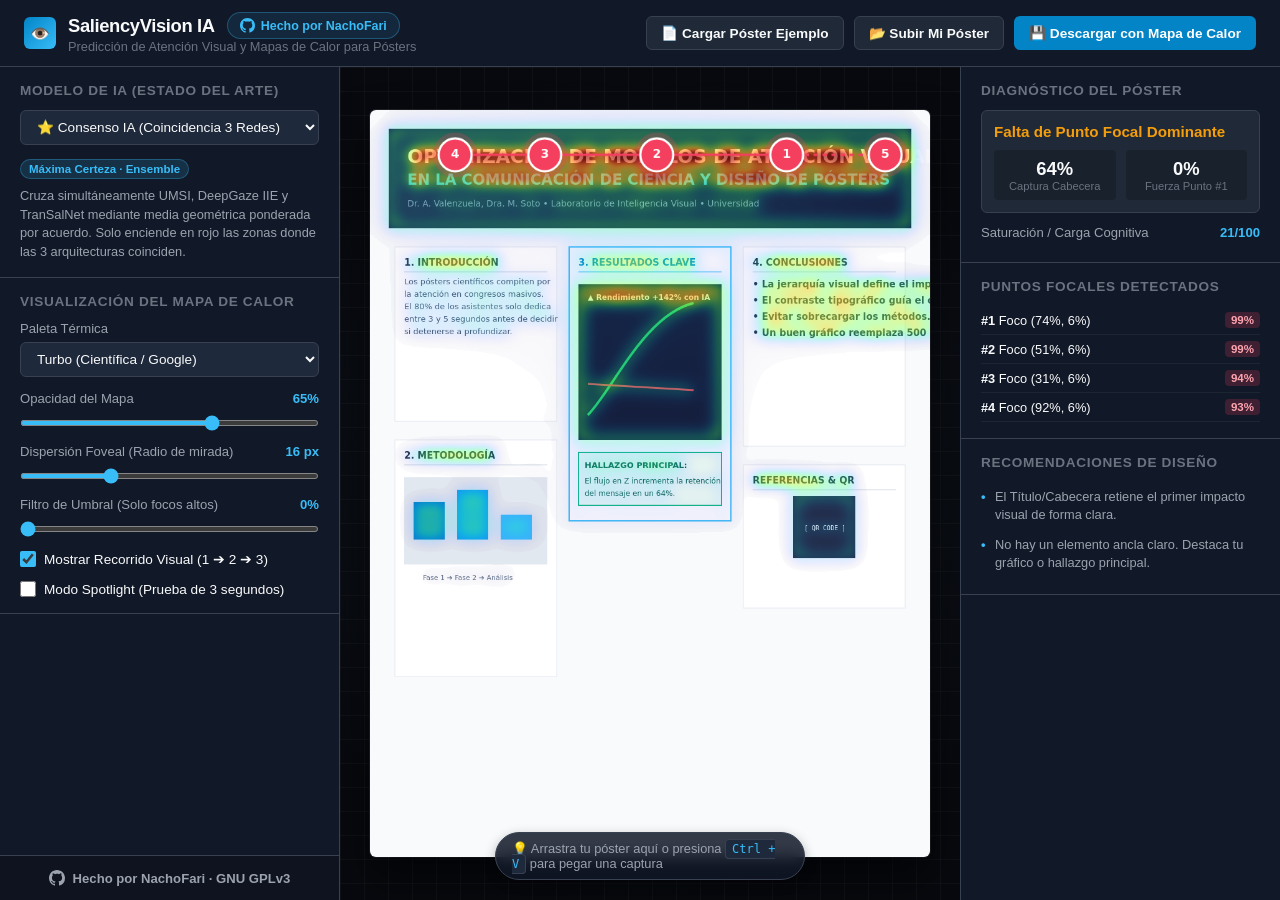
<file: index.html>
<!DOCTYPE html>
<html lang="es">
<head>
    <meta charset="UTF-8">
    <meta name="viewport" content="width=device-width, initial-scale=1.0">
    <title>SaliencyVision - Atención Visual en Pósters Científicos</title>
    <link rel="stylesheet" href="styles/main.css">
    <link rel="stylesheet" href="styles/panels.css">
    <link rel="stylesheet" href="styles/viewer.css">
</head>
<body>

    <!-- Encabezado Superior -->
    <header>
        <div class="logo-area">
            <div class="logo-icon">👁️</div>
            <div>
                <div style="display: flex; align-items: center;">
                    <h1>SaliencyVision IA</h1>
                    <a href="https://github.com/NachoFari" target="_blank" rel="noopener noreferrer" class="author-badge" title="Ir al GitHub de NachoFari">
                        <svg viewBox="0 0 16 16" aria-hidden="true">
                            <path d="M8 0C3.58 0 0 3.58 0 8c0 3.54 2.29 6.53 5.47 7.59.4.07.55-.17.55-.38 0-.19-.01-.82-.01-1.49-2.01.37-2.53-.49-2.69-.94-.09-.23-.48-.94-.82-1.13-.28-.15-.68-.52-.01-.53.63-.01 1.08.58 1.23.82.72 1.21 1.87.87 2.33.66.07-.52.28-.87.51-1.07-1.78-.2-3.64-.89-3.64-3.95 0-.87.31-1.59.82-2.15-.08-.2-.36-1.02.08-2.12 0 0 .67-.21 2.2.82.64-.18 1.32-.27 2-.27.68 0 1.36.09 2 .27 1.53-1.04 2.2-.82 2.2-.82.44 1.1.16 1.92.08 2.12.51.56.82 1.27.82 2.15 0 3.07-1.87 3.75-3.65 3.95.29.25.54.73.54 1.48 0 1.07-.01 1.93-.01 2.2 0 .21.15.46.55.38A8.013 8.013 0 0016 8c0-4.42-3.58-8-8-8z"></path>
                        </svg>
                        <span>Hecho por NachoFari</span>
                    </a>
                </div>
                <div class="subtitle">Predicción de Atención Visual y Mapas de Calor para Pósters</div>
            </div>
        </div>
        <div class="header-actions">
            <button id="btnSample" class="btn btn-secondary">
                <span>📄 Cargar Póster Ejemplo</span>
            </button>
            <label class="btn btn-secondary" style="margin: 0; cursor: pointer;">
                <span>📂 Subir Mi Póster</span>
                <input type="file" id="fileInput" accept="image/*" style="display: none;">
            </label>
            <button id="btnExport" class="btn btn-primary">
                <span>💾 Descargar con Mapa de Calor</span>
            </button>
        </div>
    </header>

    <!-- Área de Trabajo Principal -->
    <div class="app-layout">

        <!-- Panel Izquierdo: Configuración del Modelo de IA y Parámetros -->
        <aside class="sidebar">
            <div class="panel-section">
                <div class="panel-title">Modelo de IA (Estado del Arte)</div>
                <div class="control-group">
                    <select id="modelSelect">
                        <option value="consenso" selected>⭐ Consenso IA (Coincidencia 3 Redes)</option>
                        <option value="umsi">1. UMSI / PredImportance (MIT CSAIL)</option>
                        <option value="deepgaze">2. DeepGaze IIE (Benchmark MIT Líder)</option>
                        <option value="transalnet">3. TranSalNet (Vision Transformer)</option>
                    </select>
                </div>
                <div id="modelBadge" class="model-badge">Máxima Certeza · Ensemble</div>
                <div id="modelDesc" class="model-desc">
                    Cruza simultáneamente UMSI, DeepGaze IIE y TranSalNet. Solo enciende en rojo las zonas donde las 3 arquitecturas coinciden.
                </div>
            </div>

            <div class="panel-section">
                <div class="panel-title">Visualización del Mapa de Calor</div>
                
                <div class="control-group">
                    <div class="control-label">
                        <span>Paleta Térmica</span>
                    </div>
                    <select id="colormapSelect">
                        <option value="turbo" selected>Turbo (Científica / Google)</option>
                        <option value="jet">Jet (Térmico Clásico)</option>
                        <option value="inferno">Inferno (Perceptual Oscuro)</option>
                        <option value="hot">Hot (Fuego / Gradiente)</option>
                    </select>
                </div>

                <div class="control-group">
                    <div class="control-label">
                        <span>Opacidad del Mapa</span>
                        <span id="valOpacity" class="control-val">65%</span>
                    </div>
                    <input type="range" id="sliderOpacity" min="0" max="1" step="0.05" value="0.65">
                </div>

                <div class="control-group">
                    <div class="control-label">
                        <span>Dispersión Foveal (Radio de mirada)</span>
                        <span id="valBlur" class="control-val">16 px</span>
                    </div>
                    <input type="range" id="sliderBlur" min="6" max="40" step="2" value="16">
                </div>

                <div class="control-group">
                    <div class="control-label">
                        <span>Filtro de Umbral (Solo focos altos)</span>
                        <span id="valThreshold" class="control-val">0%</span>
                    </div>
                    <input type="range" id="sliderThreshold" min="0" max="0.7" step="0.05" value="0">
                </div>

                <div class="control-group" style="margin-top: 15px;">
                    <label class="checkbox-label">
                        <input type="checkbox" id="checkScanpath" checked>
                        <span>Mostrar Recorrido Visual (1 ➔ 2 ➔ 3)</span>
                    </label>
                </div>

                <div class="control-group">
                    <label class="checkbox-label">
                        <input type="checkbox" id="checkSpotlight">
                        <span>Modo Spotlight (Prueba de 3 segundos)</span>
                    </label>
                </div>
            </div>

            <div class="sidebar-footer">
                <a href="https://github.com/NachoFari" target="_blank" rel="noopener noreferrer">
                    <svg viewBox="0 0 16 16" aria-hidden="true">
                        <path d="M8 0C3.58 0 0 3.58 0 8c0 3.54 2.29 6.53 5.47 7.59.4.07.55-.17.55-.38 0-.19-.01-.82-.01-1.49-2.01.37-2.53-.49-2.69-.94-.09-.23-.48-.94-.82-1.13-.28-.15-.68-.52-.01-.53.63-.01 1.08.58 1.23.82.72 1.21 1.87.87 2.33.66.07-.52.28-.87.51-1.07-1.78-.2-3.64-.89-3.64-3.95 0-.87.31-1.59.82-2.15-.08-.2-.36-1.02.08-2.12 0 0 .67-.21 2.2.82.64-.18 1.32-.27 2-.27.68 0 1.36.09 2 .27 1.53-1.04 2.2-.82 2.2-.82.44 1.1.16 1.92.08 2.12.51.56.82 1.27.82 2.15 0 3.07-1.87 3.75-3.65 3.95.29.25.54.73.54 1.48 0 1.07-.01 1.93-.01 2.2 0 .21.15.46.55.38A8.013 8.013 0 0016 8c0-4.42-3.58-8-8-8z"></path>
                    </svg>
                    <span>Hecho por <strong>NachoFari</strong> · GNU GPLv3</span>
                </a>
            </div>
        </aside>

        <!-- Visor Central: Póster con Lienzos Apilados -->
        <main class="viewer-area" id="dropZone">
            <div class="canvas-wrapper" id="canvasWrapper">
                <!-- Capa 1: Imagen del Póster -->
                <canvas id="baseCanvas"></canvas>
                <!-- Capa 2: Mapa de Calor (Atención visual sobre la imagen) -->
                <canvas id="heatCanvas"></canvas>
                <!-- Capa 3: Trayectoria Ocular (Sacadas y fijaciones) -->
                <canvas id="scanpathCanvas"></canvas>
            </div>

            <div class="drop-overlay-hint">
                <span>💡 Arrastra tu póster aquí o presiona <kbd>Ctrl + V</kbd> para pegar una captura</span>
            </div>
        </main>

        <!-- Panel Derecho: Diagnóstico y Auditoría del Póster -->
        <aside class="sidebar sidebar-right">
            <div class="panel-section">
                <div class="panel-title">Diagnóstico del Póster</div>
                <div class="metric-card">
                    <div id="metricVerdict" class="metric-status good">Jerarquía Visual Óptima</div>
                    <div class="metric-grid">
                        <div class="metric-box">
                            <div id="metricHeader" class="metric-box-val">34%</div>
                            <div class="metric-box-lbl">Captura Cabecera</div>
                        </div>
                        <div class="metric-box">
                            <div id="metricDominance" class="metric-box-val">28%</div>
                            <div class="metric-box-lbl">Fuerza Punto #1</div>
                        </div>
                    </div>
                </div>

                <div class="control-group">
                    <div class="control-label">
                        <span>Saturación / Carga Cognitiva</span>
                        <span id="metricClutter" class="control-val">24/100</span>
                    </div>
                </div>
            </div>

            <div class="panel-section">
                <div class="panel-title">Puntos Focales Detectados</div>
                <ul id="hotspotsList" class="hotspots-list">
                    <!-- Dinámico vía JS -->
                </ul>
            </div>

            <div class="panel-section">
                <div class="panel-title">Recomendaciones de Diseño</div>
                <ul id="adviceList" class="advice-list">
                    <!-- Dinámico vía JS -->
                </ul>
            </div>
        </aside>

    </div>

    <!-- Módulos Livianos (Sin Dependencias Externas, 100% Portables) -->
    <script src="modules/colormaps.js"></script>
    <script src="modules/core-filters.js"></script>
    <script src="modules/models.js"></script>
    <script src="modules/scanpath.js"></script>
    <script src="modules/saliency-engine.js"></script>
    <script src="modules/poster-generator.js"></script>
    <script src="modules/ui-controller.js"></script>
    <script src="app.js"></script>
</body>
</html>
</file>
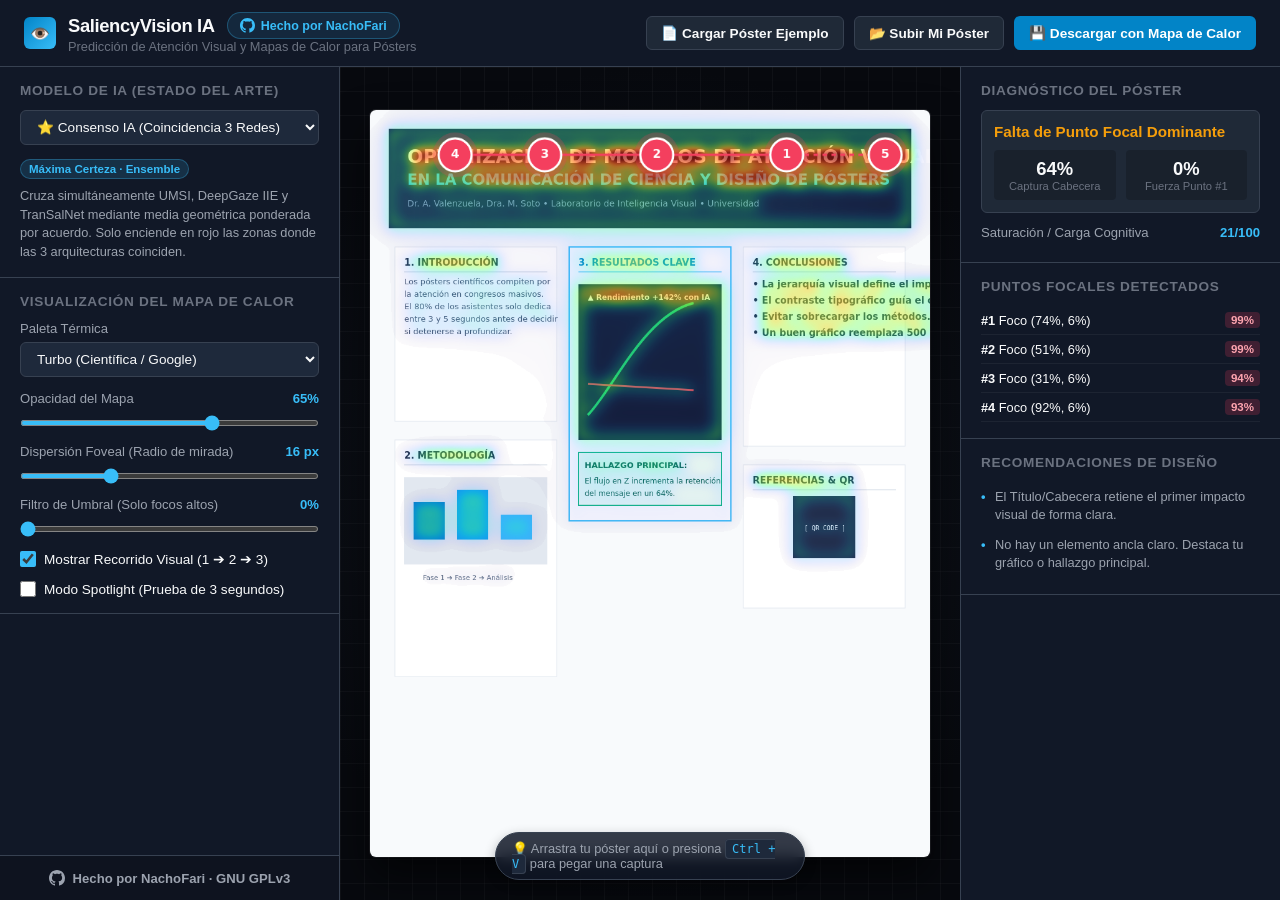
<file: ABRIR_PROGRAMA.html>
<!DOCTYPE html>
<html lang="es">
<head>
    <meta charset="UTF-8">
    <meta name="viewport" content="width=device-width, initial-scale=1.0">
    <title>SaliencyVision - Atención Visual en Pósters Científicos</title>
    <link rel="stylesheet" href="styles/main.css">
    <link rel="stylesheet" href="styles/panels.css">
    <link rel="stylesheet" href="styles/viewer.css">
</head>
<body>

    <!-- Encabezado Superior -->
    <header>
        <div class="logo-area">
            <div class="logo-icon">👁️</div>
            <div>
                <div style="display: flex; align-items: center;">
                    <h1>SaliencyVision IA</h1>
                    <a href="https://github.com/NachoFari" target="_blank" rel="noopener noreferrer" class="author-badge" title="Ir al GitHub de NachoFari">
                        <svg viewBox="0 0 16 16" aria-hidden="true">
                            <path d="M8 0C3.58 0 0 3.58 0 8c0 3.54 2.29 6.53 5.47 7.59.4.07.55-.17.55-.38 0-.19-.01-.82-.01-1.49-2.01.37-2.53-.49-2.69-.94-.09-.23-.48-.94-.82-1.13-.28-.15-.68-.52-.01-.53.63-.01 1.08.58 1.23.82.72 1.21 1.87.87 2.33.66.07-.52.28-.87.51-1.07-1.78-.2-3.64-.89-3.64-3.95 0-.87.31-1.59.82-2.15-.08-.2-.36-1.02.08-2.12 0 0 .67-.21 2.2.82.64-.18 1.32-.27 2-.27.68 0 1.36.09 2 .27 1.53-1.04 2.2-.82 2.2-.82.44 1.1.16 1.92.08 2.12.51.56.82 1.27.82 2.15 0 3.07-1.87 3.75-3.65 3.95.29.25.54.73.54 1.48 0 1.07-.01 1.93-.01 2.2 0 .21.15.46.55.38A8.013 8.013 0 0016 8c0-4.42-3.58-8-8-8z"></path>
                        </svg>
                        <span>Hecho por NachoFari</span>
                    </a>
                </div>
                <div class="subtitle">Predicción de Atención Visual y Mapas de Calor para Pósters</div>
            </div>
        </div>
        <div class="header-actions">
            <button id="btnSample" class="btn btn-secondary">
                <span>📄 Cargar Póster Ejemplo</span>
            </button>
            <label class="btn btn-secondary" style="margin: 0; cursor: pointer;">
                <span>📂 Subir Mi Póster</span>
                <input type="file" id="fileInput" accept="image/*" style="display: none;">
            </label>
            <button id="btnExport" class="btn btn-primary">
                <span>💾 Descargar con Mapa de Calor</span>
            </button>
        </div>
    </header>

    <!-- Área de Trabajo Principal -->
    <div class="app-layout">

        <!-- Panel Izquierdo: Configuración del Modelo de IA y Parámetros -->
        <aside class="sidebar">
            <div class="panel-section">
                <div class="panel-title">Modelo de IA (Estado del Arte)</div>
                <div class="control-group">
                    <select id="modelSelect">
                        <option value="consenso" selected>⭐ Consenso IA (Coincidencia 3 Redes)</option>
                        <option value="umsi">1. UMSI / PredImportance (MIT CSAIL)</option>
                        <option value="deepgaze">2. DeepGaze IIE (Benchmark MIT Líder)</option>
                        <option value="transalnet">3. TranSalNet (Vision Transformer)</option>
                    </select>
                </div>
                <div id="modelBadge" class="model-badge">Máxima Certeza · Ensemble</div>
                <div id="modelDesc" class="model-desc">
                    Cruza simultáneamente UMSI, DeepGaze IIE y TranSalNet. Solo enciende en rojo las zonas donde las 3 arquitecturas coinciden.
                </div>
            </div>

            <div class="panel-section">
                <div class="panel-title">Visualización del Mapa de Calor</div>
                
                <div class="control-group">
                    <div class="control-label">
                        <span>Paleta Térmica</span>
                    </div>
                    <select id="colormapSelect">
                        <option value="turbo" selected>Turbo (Científica / Google)</option>
                        <option value="jet">Jet (Térmico Clásico)</option>
                        <option value="inferno">Inferno (Perceptual Oscuro)</option>
                        <option value="hot">Hot (Fuego / Gradiente)</option>
                    </select>
                </div>

                <div class="control-group">
                    <div class="control-label">
                        <span>Opacidad del Mapa</span>
                        <span id="valOpacity" class="control-val">65%</span>
                    </div>
                    <input type="range" id="sliderOpacity" min="0" max="1" step="0.05" value="0.65">
                </div>

                <div class="control-group">
                    <div class="control-label">
                        <span>Dispersión Foveal (Radio de mirada)</span>
                        <span id="valBlur" class="control-val">16 px</span>
                    </div>
                    <input type="range" id="sliderBlur" min="6" max="40" step="2" value="16">
                </div>

                <div class="control-group">
                    <div class="control-label">
                        <span>Filtro de Umbral (Solo focos altos)</span>
                        <span id="valThreshold" class="control-val">0%</span>
                    </div>
                    <input type="range" id="sliderThreshold" min="0" max="0.7" step="0.05" value="0">
                </div>

                <div class="control-group" style="margin-top: 15px;">
                    <label class="checkbox-label">
                        <input type="checkbox" id="checkScanpath" checked>
                        <span>Mostrar Recorrido Visual (1 ➔ 2 ➔ 3)</span>
                    </label>
                </div>

                <div class="control-group">
                    <label class="checkbox-label">
                        <input type="checkbox" id="checkSpotlight">
                        <span>Modo Spotlight (Prueba de 3 segundos)</span>
                    </label>
                </div>
            </div>

            <div class="sidebar-footer">
                <a href="https://github.com/NachoFari" target="_blank" rel="noopener noreferrer">
                    <svg viewBox="0 0 16 16" aria-hidden="true">
                        <path d="M8 0C3.58 0 0 3.58 0 8c0 3.54 2.29 6.53 5.47 7.59.4.07.55-.17.55-.38 0-.19-.01-.82-.01-1.49-2.01.37-2.53-.49-2.69-.94-.09-.23-.48-.94-.82-1.13-.28-.15-.68-.52-.01-.53.63-.01 1.08.58 1.23.82.72 1.21 1.87.87 2.33.66.07-.52.28-.87.51-1.07-1.78-.2-3.64-.89-3.64-3.95 0-.87.31-1.59.82-2.15-.08-.2-.36-1.02.08-2.12 0 0 .67-.21 2.2.82.64-.18 1.32-.27 2-.27.68 0 1.36.09 2 .27 1.53-1.04 2.2-.82 2.2-.82.44 1.1.16 1.92.08 2.12.51.56.82 1.27.82 2.15 0 3.07-1.87 3.75-3.65 3.95.29.25.54.73.54 1.48 0 1.07-.01 1.93-.01 2.2 0 .21.15.46.55.38A8.013 8.013 0 0016 8c0-4.42-3.58-8-8-8z"></path>
                    </svg>
                    <span>Hecho por <strong>NachoFari</strong> · GNU GPLv3</span>
                </a>
            </div>
        </aside>

        <!-- Visor Central: Póster con Lienzos Apilados -->
        <main class="viewer-area" id="dropZone">
            <div class="canvas-wrapper" id="canvasWrapper">
                <!-- Capa 1: Imagen del Póster -->
                <canvas id="baseCanvas"></canvas>
                <!-- Capa 2: Mapa de Calor (Atención visual sobre la imagen) -->
                <canvas id="heatCanvas"></canvas>
                <!-- Capa 3: Trayectoria Ocular (Sacadas y fijaciones) -->
                <canvas id="scanpathCanvas"></canvas>
            </div>

            <div class="drop-overlay-hint">
                <span>💡 Arrastra tu póster aquí o presiona <kbd>Ctrl + V</kbd> para pegar una captura</span>
            </div>
        </main>

        <!-- Panel Derecho: Diagnóstico y Auditoría del Póster -->
        <aside class="sidebar sidebar-right">
            <div class="panel-section">
                <div class="panel-title">Diagnóstico del Póster</div>
                <div class="metric-card">
                    <div id="metricVerdict" class="metric-status good">Jerarquía Visual Óptima</div>
                    <div class="metric-grid">
                        <div class="metric-box">
                            <div id="metricHeader" class="metric-box-val">34%</div>
                            <div class="metric-box-lbl">Captura Cabecera</div>
                        </div>
                        <div class="metric-box">
                            <div id="metricDominance" class="metric-box-val">28%</div>
                            <div class="metric-box-lbl">Fuerza Punto #1</div>
                        </div>
                    </div>
                </div>

                <div class="control-group">
                    <div class="control-label">
                        <span>Saturación / Carga Cognitiva</span>
                        <span id="metricClutter" class="control-val">24/100</span>
                    </div>
                </div>
            </div>

            <div class="panel-section">
                <div class="panel-title">Puntos Focales Detectados</div>
                <ul id="hotspotsList" class="hotspots-list">
                    <!-- Dinámico vía JS -->
                </ul>
            </div>

            <div class="panel-section">
                <div class="panel-title">Recomendaciones de Diseño</div>
                <ul id="adviceList" class="advice-list">
                    <!-- Dinámico vía JS -->
                </ul>
            </div>
        </aside>

    </div>

    <!-- Módulos Livianos (Sin Dependencias Externas, 100% Portables) -->
    <script src="modules/colormaps.js"></script>
    <script src="modules/core-filters.js"></script>
    <script src="modules/models.js"></script>
    <script src="modules/scanpath.js"></script>
    <script src="modules/saliency-engine.js"></script>
    <script src="modules/poster-generator.js"></script>
    <script src="modules/ui-controller.js"></script>
    <script src="modules/app.js"></script>
</body>
</html>
</file>
<file: styles/main.css>
/**
 * main.css - Variables de tema, reset y estructura modular
 */

:root {
    --bg-main: #0b0f19;
    --bg-panel: #111827;
    --bg-panel-subtle: #1f2937;
    --bg-input: #1e293b;
    --border: #374151;
    --border-accent: #38bdf8;
    --text-primary: #f9fafb;
    --text-secondary: #9ca3af;
    --text-muted: #6b7280;
    --accent: #0284c7;
    --accent-hover: #0369a1;
    --accent-cyan: #38bdf8;
    --danger: #f43f5e;
    --success: #10b981;
    --warning: #f59e0b;
    --radius-sm: 6px;
    --radius-md: 10px;
    --radius-lg: 14px;
}

* {
    margin: 0;
    padding: 0;
    box-sizing: border-box;
}

body {
    font-family: -apple-system, BlinkMacSystemFont, "Segoe UI", Roboto, Helvetica, Arial, sans-serif;
    background-color: var(--bg-main);
    color: var(--text-primary);
    min-height: 100vh;
    display: flex;
    flex-direction: column;
    overflow-x: hidden;
}

header {
    background-color: var(--bg-panel);
    border-bottom: 1px solid var(--border);
    padding: 12px 24px;
    display: flex;
    justify-content: space-between;
    align-items: center;
}

.logo-area {
    display: flex;
    align-items: center;
    gap: 12px;
}

.logo-icon {
    width: 32px;
    height: 32px;
    border-radius: var(--radius-sm);
    background: linear-gradient(135deg, #0284c7, #38bdf8);
    display: flex;
    align-items: center;
    justify-content: center;
    font-weight: 900;
    color: #ffffff;
}

h1 {
    font-size: 1.15rem;
    font-weight: 700;
    letter-spacing: -0.02em;
}

.subtitle {
    font-size: 0.8rem;
    color: var(--text-muted);
}

.author-badge {
    display: inline-flex;
    align-items: center;
    gap: 6px;
    padding: 5px 12px;
    margin-left: 12px;
    background: rgba(56, 189, 248, 0.1);
    border: 1px solid rgba(56, 189, 248, 0.3);
    border-radius: 9999px;
    color: var(--accent-cyan);
    font-size: 0.78rem;
    font-weight: 600;
    text-decoration: none;
    transition: all 0.2s ease;
}

.author-badge:hover {
    background: rgba(56, 189, 248, 0.22);
    border-color: var(--accent-cyan);
    transform: translateY(-1px);
    box-shadow: 0 4px 12px rgba(56, 189, 248, 0.2);
}

.author-badge svg {
    width: 15px;
    height: 15px;
    fill: currentColor;
}

.sidebar-footer {
    margin-top: auto;
    padding: 14px 20px;
    border-top: 1px solid var(--border);
    display: flex;
    justify-content: center;
    align-items: center;
    background: rgba(0, 0, 0, 0.2);
}

.sidebar-footer a {
    display: inline-flex;
    align-items: center;
    gap: 8px;
    color: var(--text-secondary);
    text-decoration: none;
    font-size: 0.82rem;
    font-weight: 600;
    transition: color 0.15s ease;
}

.sidebar-footer a:hover {
    color: var(--accent-cyan);
}

.sidebar-footer svg {
    width: 16px;
    height: 16px;
    fill: currentColor;
}

.header-actions {
    display: flex;
    gap: 10px;
}

.btn {
    display: inline-flex;
    align-items: center;
    gap: 8px;
    padding: 8px 14px;
    font-size: 0.85rem;
    font-weight: 600;
    border-radius: var(--radius-sm);
    cursor: pointer;
    border: 1px solid transparent;
    transition: all 0.15s ease;
}

.btn-secondary {
    background-color: var(--bg-panel-subtle);
    color: var(--text-primary);
    border-color: var(--border);
}

.btn-secondary:hover {
    background-color: #374151;
    border-color: #4b5563;
}

.btn-primary {
    background-color: var(--accent);
    color: #ffffff;
}

.btn-primary:hover {
    background-color: var(--accent-hover);
}

.app-layout {
    display: flex;
    flex: 1;
    height: calc(100vh - 61px);
    overflow: hidden;
}
</file>
<file: styles/panels.css>
/**
 * panels.css - Estilos para paneles laterales, controles y diagnósticos
 */

.sidebar {
    width: 340px;
    background-color: var(--bg-panel);
    border-right: 1px solid var(--border);
    display: flex;
    flex-direction: column;
    overflow-y: auto;
}

.sidebar-right {
    width: 320px;
    border-right: none;
    border-left: 1px solid var(--border);
}

.panel-section {
    padding: 16px 20px;
    border-bottom: 1px solid var(--border);
}

.panel-title {
    font-size: 0.85rem;
    font-weight: 700;
    text-transform: uppercase;
    letter-spacing: 0.05em;
    color: var(--text-muted);
    margin-bottom: 12px;
    display: flex;
    align-items: center;
    justify-content: space-between;
}

.control-group {
    margin-bottom: 14px;
}

.control-group:last-child {
    margin-bottom: 0;
}

.control-label {
    display: flex;
    justify-content: space-between;
    font-size: 0.82rem;
    color: var(--text-secondary);
    margin-bottom: 6px;
}

.control-val {
    color: var(--accent-cyan);
    font-weight: 600;
}

select, input[type="file"] {
    width: 100%;
    padding: 8px 12px;
    background-color: var(--bg-input);
    border: 1px solid var(--border);
    border-radius: var(--radius-sm);
    color: var(--text-primary);
    font-size: 0.85rem;
    outline: none;
    transition: border-color 0.15s;
}

select:focus {
    border-color: var(--border-accent);
}

input[type="range"] {
    width: 100%;
    height: 6px;
    background: var(--bg-input);
    border-radius: 3px;
    outline: none;
    accent-color: var(--accent-cyan);
}

.checkbox-label {
    display: flex;
    align-items: center;
    gap: 8px;
    font-size: 0.85rem;
    color: var(--text-primary);
    cursor: pointer;
}

.checkbox-label input {
    accent-color: var(--accent-cyan);
    width: 16px;
    height: 16px;
}

.model-badge {
    display: inline-block;
    padding: 3px 8px;
    font-size: 0.72rem;
    font-weight: 700;
    border-radius: 9999px;
    background: rgba(56, 189, 248, 0.15);
    color: var(--accent-cyan);
    border: 1px solid rgba(56, 189, 248, 0.3);
    margin-bottom: 8px;
}

.model-desc {
    font-size: 0.8rem;
    color: var(--text-secondary);
    line-height: 1.45;
}

/* Diagnósticos */
.metric-card {
    background: var(--bg-panel-subtle);
    border: 1px solid var(--border);
    border-radius: var(--radius-sm);
    padding: 12px;
    margin-bottom: 12px;
}

.metric-status {
    font-weight: 700;
    font-size: 0.95rem;
}

.metric-status.good { color: var(--success); }
.metric-status.warning { color: var(--danger); }
.metric-status.caution { color: var(--warning); }

.metric-grid {
    display: grid;
    grid-template-columns: 1fr 1fr;
    gap: 10px;
    margin-top: 10px;
}

.metric-box {
    background: rgba(0, 0, 0, 0.2);
    padding: 8px 10px;
    border-radius: 4px;
    text-align: center;
}

.metric-box-val {
    font-size: 1.15rem;
    font-weight: 800;
    color: var(--text-primary);
}

.metric-box-lbl {
    font-size: 0.7rem;
    color: var(--text-muted);
}

.hotspots-list, .advice-list {
    list-style: none;
    font-size: 0.8rem;
}

.hotspots-list li {
    display: flex;
    justify-content: space-between;
    align-items: center;
    padding: 6px 0;
    border-bottom: 1px solid rgba(255, 255, 255, 0.05);
}

.badge-score {
    background: rgba(244, 63, 94, 0.2);
    color: #fda4af;
    padding: 2px 6px;
    border-radius: 4px;
    font-weight: 700;
    font-size: 0.72rem;
}

.advice-list li {
    padding: 6px 0;
    color: var(--text-secondary);
    line-height: 1.4;
    position: relative;
    padding-left: 14px;
}

.advice-list li::before {
    content: "•";
    color: var(--accent-cyan);
    position: absolute;
    left: 0;
    font-weight: bold;
}
</file>
<file: styles/viewer.css>
/**
 * viewer.css - Estilos para el visor central y lienzos apilados
 */

.viewer-area {
    flex: 1;
    background-color: #07090e;
    background-image: 
        radial-gradient(circle at 50% 50%, rgba(30, 41, 59, 0.4) 0%, transparent 80%),
        linear-gradient(rgba(255, 255, 255, 0.03) 1px, transparent 1px),
        linear-gradient(90deg, rgba(255, 255, 255, 0.03) 1px, transparent 1px);
    background-size: 100% 100%, 24px 24px, 24px 24px;
    display: flex;
    justify-content: center;
    align-items: center;
    overflow: auto;
    padding: 30px;
    position: relative;
}

.canvas-wrapper {
    position: relative;
    box-shadow: 0 20px 40px rgba(0, 0, 0, 0.6), 0 0 0 1px rgba(255, 255, 255, 0.1);
    border-radius: var(--radius-sm);
    overflow: hidden;
    max-width: 100%;
    max-height: 100%;
    display: inline-block;
}

/* Lienzo 1: Imagen base del póster */
#baseCanvas {
    display: block;
    max-width: 100%;
    max-height: calc(100vh - 140px);
    object-fit: contain;
}

/* Lienzo 2: Capa de mapa de calor sobre la imagen */
#heatCanvas {
    position: absolute;
    top: 0;
    left: 0;
    width: 100%;
    height: 100%;
    pointer-events: none;
}

/* Lienzo 3: Capa de trayectoria ocular y puntos 1-2-3 */
#scanpathCanvas {
    position: absolute;
    top: 0;
    left: 0;
    width: 100%;
    height: 100%;
    pointer-events: none;
}

.drop-overlay-hint {
    position: absolute;
    bottom: 20px;
    left: 50%;
    transform: translateX(-50%);
    background: rgba(17, 24, 39, 0.85);
    backdrop-filter: blur(8px);
    border: 1px solid var(--border);
    padding: 8px 16px;
    border-radius: 9999px;
    font-size: 0.8rem;
    color: var(--text-secondary);
    display: flex;
    align-items: center;
    gap: 8px;
    pointer-events: none;
    box-shadow: 0 4px 12px rgba(0, 0, 0, 0.3);
}

.drop-overlay-hint kbd {
    background: var(--bg-input);
    border: 1px solid var(--border);
    border-radius: 4px;
    padding: 2px 6px;
    font-size: 0.75rem;
    color: var(--accent-cyan);
}
</file>
